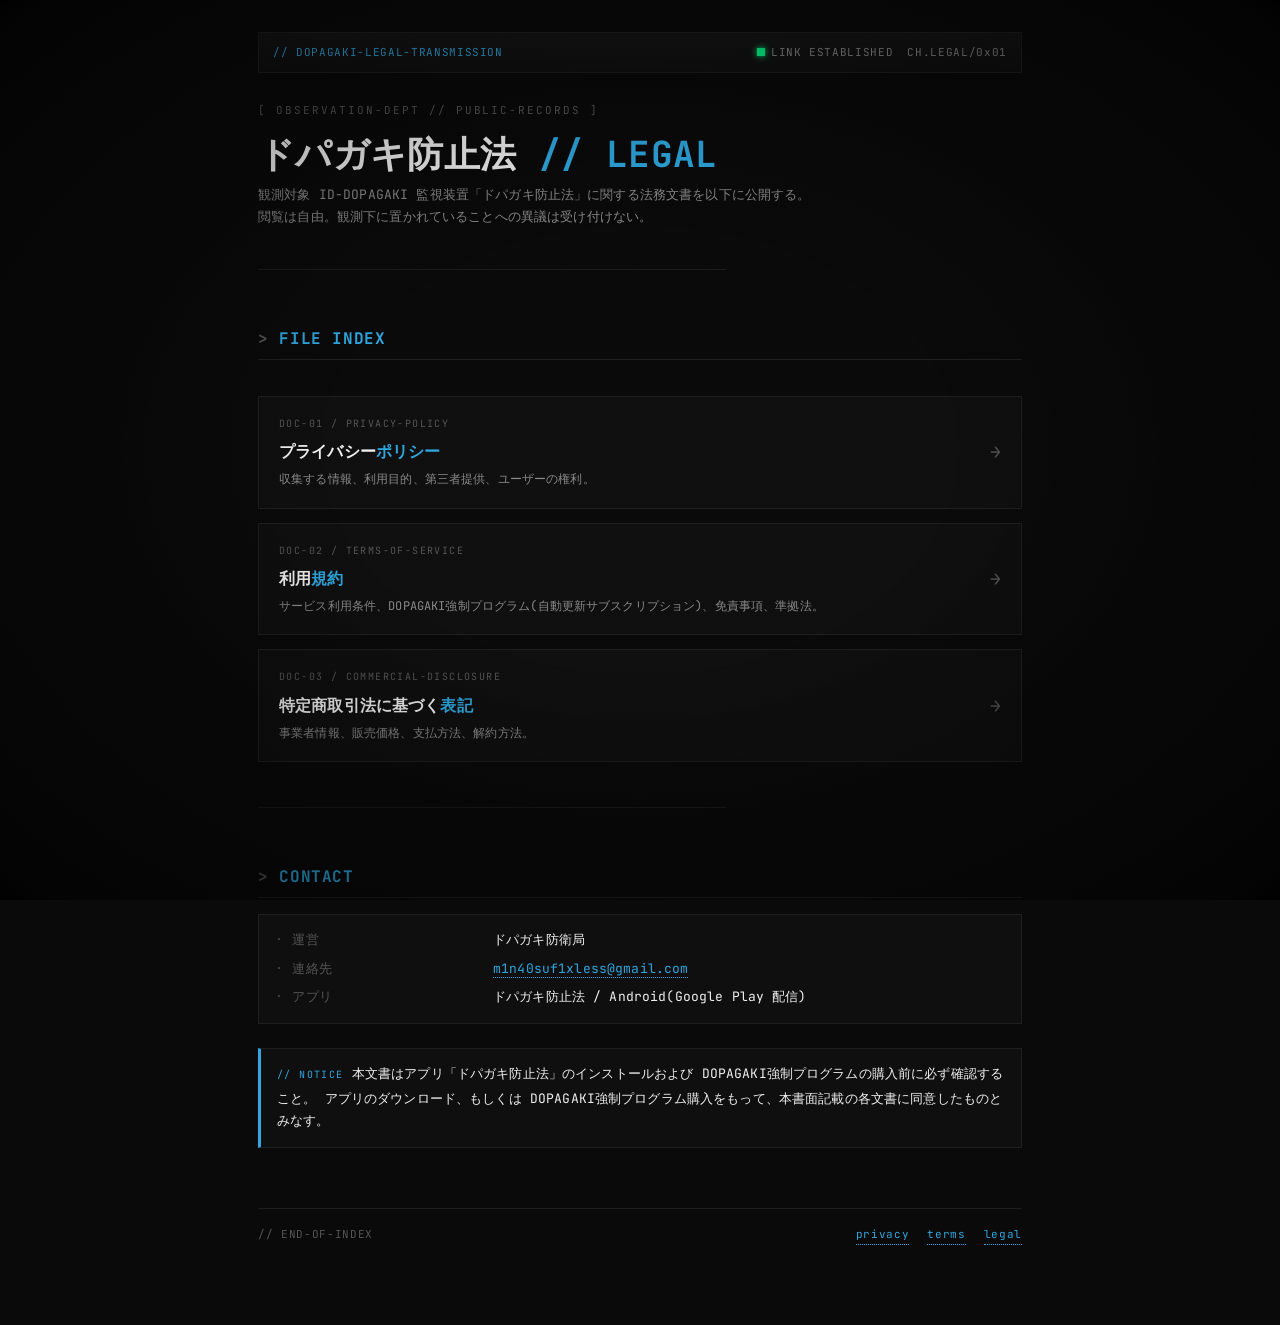
<file: index.html>
<!DOCTYPE html>
<html lang="ja">
<head>
<meta charset="UTF-8">
<meta name="viewport" content="width=device-width,initial-scale=1">
<title>ドパガキ防止法 / 法務文書ターミナル</title>
<meta name="description" content="ドパガキ防止法(DOPAGAKI)の法務文書 — プライバシーポリシー、利用規約、特定商取引法に基づく表記。">
<meta name="theme-color" content="#0A0A0A">
<link rel="stylesheet" href="assets/style.css">
</head>
<body>
<div class="frame">

  <div class="term-bar">
    <span class="left">// DOPAGAKI-LEGAL-TRANSMISSION</span>
    <span class="right">
      <span><span class="blink"></span>LINK ESTABLISHED</span>
      <span>CH.LEGAL/0x01</span>
    </span>
  </div>

  <section class="hero">
    <div class="hero-id">[ OBSERVATION-DEPT // PUBLIC-RECORDS ]</div>
    <div class="hero-title">
      ドパガキ防止法 <span class="accent">// LEGAL</span>
    </div>
    <p class="hero-sub">
      観測対象 ID-DOPAGAKI 監視装置「ドパガキ防止法」に関する法務文書を以下に公開する。<br>
      閲覧は自由。観測下に置かれていることへの異議は受け付けない。
    </p>
  </section>

  <pre class="ascii-rule">─────────────────────────────────────────────────────────────────</pre>

  <h2>FILE INDEX</h2>

  <div class="doc-grid">
    <a class="doc-card" href="privacy.html">
      <div class="doc-id">DOC-01 / PRIVACY-POLICY</div>
      <div class="doc-title">プライバシー<span class="accent">ポリシー</span></div>
      <div class="doc-desc">収集する情報、利用目的、第三者提供、ユーザーの権利。</div>
    </a>

    <a class="doc-card" href="terms.html">
      <div class="doc-id">DOC-02 / TERMS-OF-SERVICE</div>
      <div class="doc-title">利用<span class="accent">規約</span></div>
      <div class="doc-desc">サービス利用条件、DOPAGAKI強制プログラム(自動更新サブスクリプション)、免責事項、準拠法。</div>
    </a>

    <a class="doc-card" href="legal.html">
      <div class="doc-id">DOC-03 / COMMERCIAL-DISCLOSURE</div>
      <div class="doc-title">特定商取引法に基づく<span class="accent">表記</span></div>
      <div class="doc-desc">事業者情報、販売価格、支払方法、解約方法。</div>
    </a>
  </div>

  <pre class="ascii-rule">─────────────────────────────────────────────────────────────────</pre>

  <h2>CONTACT</h2>
  <dl class="kv">
    <dt>運営</dt><dd>ドパガキ防衛局</dd>
    <dt>連絡先</dt><dd><a href="mailto:m1n40suf1xless@gmail.com">m1n40suf1xless@gmail.com</a></dd>
    <dt>アプリ</dt><dd>ドパガキ防止法 / Android(Google Play 配信)</dd>
  </dl>

  <div class="notice info">
    <div class="label">// NOTICE</div>
    本文書はアプリ「ドパガキ防止法」のインストールおよび DOPAGAKI強制プログラムの購入前に必ず確認すること。
    アプリのダウンロード、もしくは DOPAGAKI強制プログラム購入をもって、本書面記載の各文書に同意したものとみなす。
  </div>

  <footer class="term-footer">
    <span>// END-OF-INDEX</span>
    <span class="nav-links">
      <a href="privacy.html">privacy</a>
      <a href="terms.html">terms</a>
      <a href="legal.html">legal</a>
    </span>
  </footer>

</div>
</body>
</html>
</file>
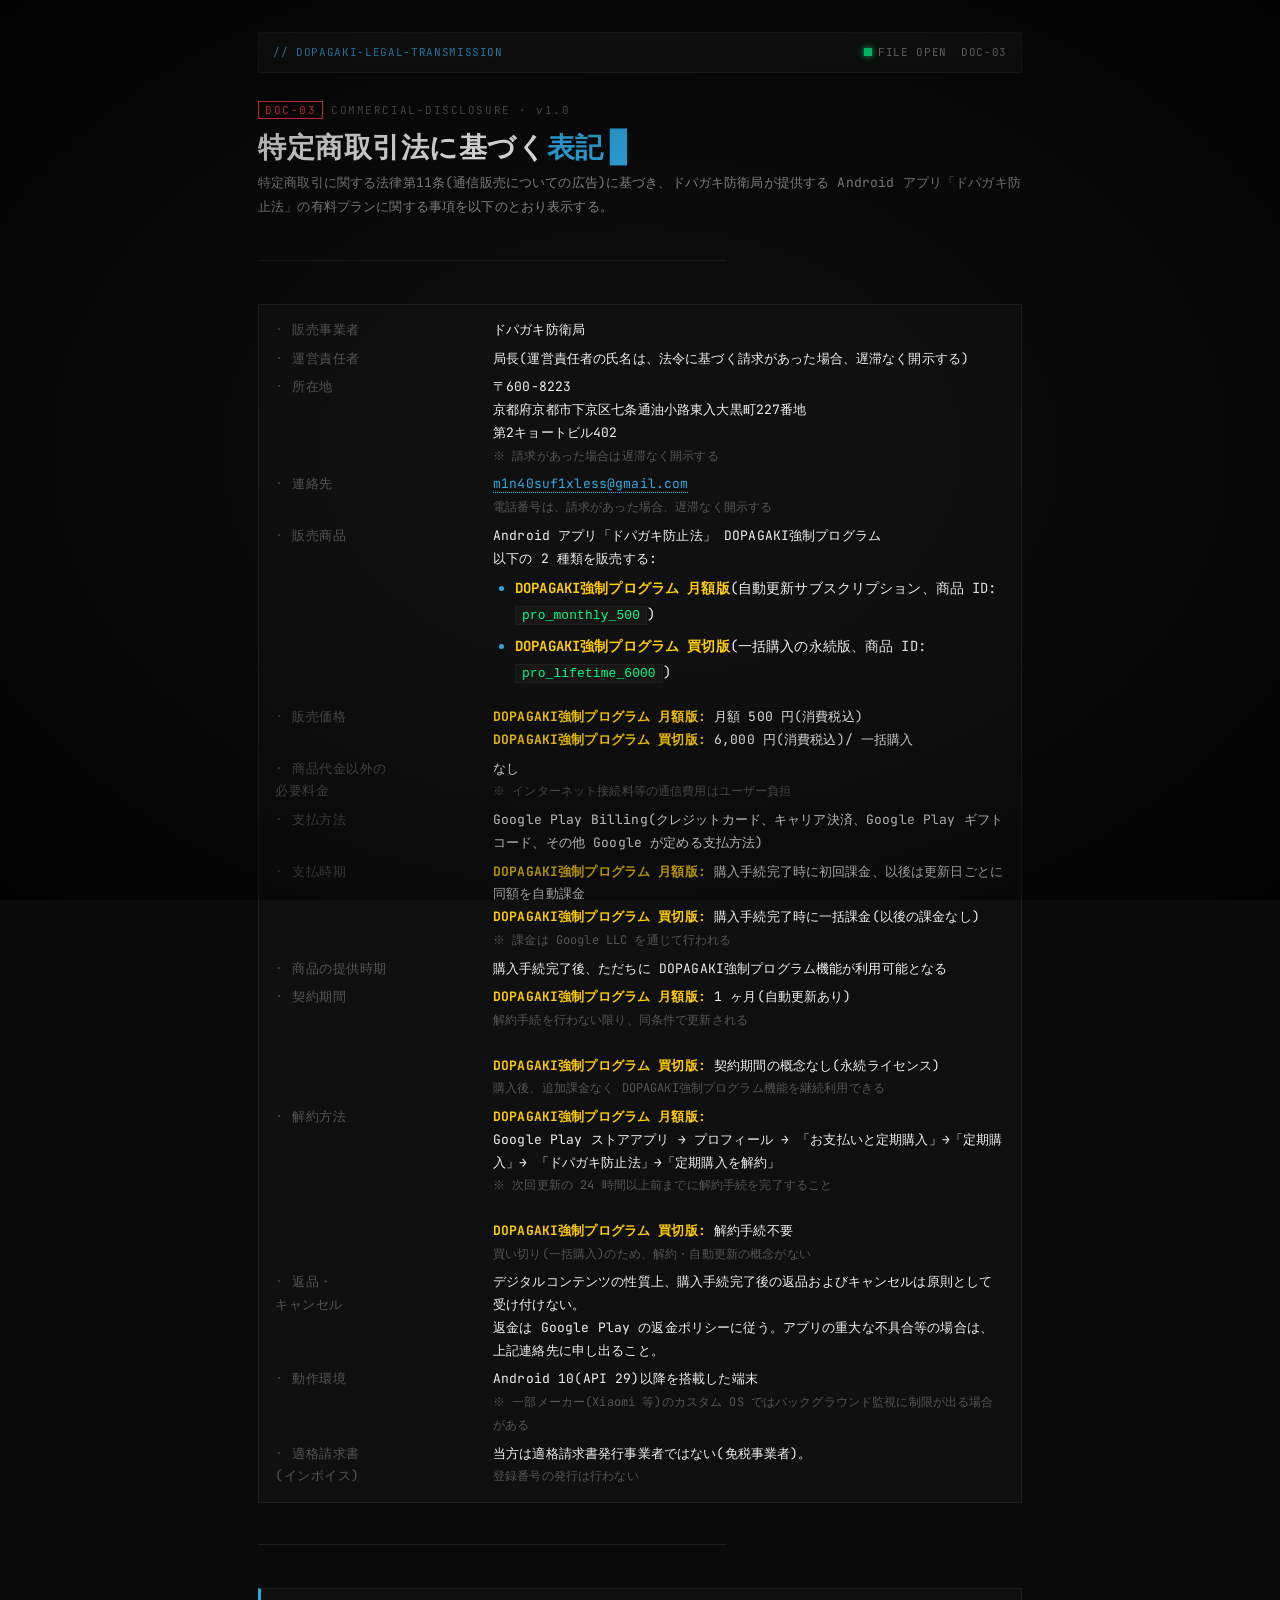
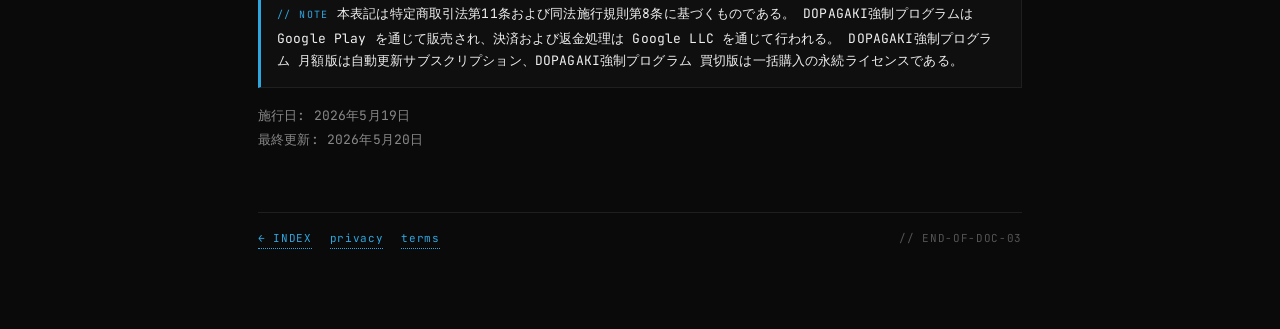
<file: legal.html>
<!DOCTYPE html>
<html lang="ja">
<head>
<meta charset="UTF-8">
<meta name="viewport" content="width=device-width,initial-scale=1">
<title>特定商取引法に基づく表記 / ドパガキ防止法</title>
<meta name="description" content="ドパガキ防止法 特定商取引法に基づく表記">
<meta name="theme-color" content="#0A0A0A">
<link rel="stylesheet" href="assets/style.css">
</head>
<body>
<div class="frame">

  <div class="term-bar">
    <span class="left">// DOPAGAKI-LEGAL-TRANSMISSION</span>
    <span class="right">
      <span><span class="blink"></span>FILE OPEN</span>
      <span>DOC-03</span>
    </span>
  </div>

  <div class="eyebrow"><span class="tag">DOC-03</span>COMMERCIAL-DISCLOSURE · v1.0</div>
  <h1>特定商取引法に基づく<span class="accent">表記</span></h1>
  <p class="subhead">
    特定商取引に関する法律第11条(通信販売についての広告)に基づき、ドパガキ防衛局が提供する Android アプリ「ドパガキ防止法」の有料プランに関する事項を以下のとおり表示する。
  </p>

  <pre class="ascii-rule">─────────────────────────────────────────────────────────────────</pre>

  <dl class="kv">
    <dt>販売事業者</dt>
    <dd>ドパガキ防衛局</dd>

    <dt>運営責任者</dt>
    <dd>局長(運営責任者の氏名は、法令に基づく請求があった場合、遅滞なく開示する)</dd>

    <dt>所在地</dt>
    <dd>
      〒600-8223<br>
      京都府京都市下京区七条通油小路東入大黒町227番地<br>
      第2キョートビル402<br>
      <span style="color: var(--fg-muted); font-size: 12px;">※ 請求があった場合は遅滞なく開示する</span>
    </dd>

    <dt>連絡先</dt>
    <dd>
      <a href="mailto:m1n40suf1xless@gmail.com">m1n40suf1xless@gmail.com</a><br>
      <span style="color: var(--fg-muted); font-size: 12px;">電話番号は、請求があった場合、遅滞なく開示する</span>
    </dd>

    <dt>販売商品</dt>
    <dd>
      Android アプリ「ドパガキ防止法」 DOPAGAKI強制プログラム<br>
      以下の 2 種類を販売する:
      <ul style="margin-top: 6px;">
        <li><strong>DOPAGAKI強制プログラム 月額版</strong>(自動更新サブスクリプション、商品 ID: <code>pro_monthly_500</code>)</li>
        <li><strong>DOPAGAKI強制プログラム 買切版</strong>(一括購入の永続版、商品 ID: <code>pro_lifetime_6000</code>)</li>
      </ul>
    </dd>

    <dt>販売価格</dt>
    <dd>
      <strong>DOPAGAKI強制プログラム 月額版:</strong> 月額 500 円(消費税込)<br>
      <strong>DOPAGAKI強制プログラム 買切版:</strong> 6,000 円(消費税込)/ 一括購入
    </dd>

    <dt>商品代金以外の<br>必要料金</dt>
    <dd>
      なし<br>
      <span style="color: var(--fg-muted); font-size: 12px;">※ インターネット接続料等の通信費用はユーザー負担</span>
    </dd>

    <dt>支払方法</dt>
    <dd>
      Google Play Billing(クレジットカード、キャリア決済、Google Play ギフトコード、その他 Google が定める支払方法)
    </dd>

    <dt>支払時期</dt>
    <dd>
      <strong>DOPAGAKI強制プログラム 月額版:</strong> 購入手続完了時に初回課金、以後は更新日ごとに同額を自動課金<br>
      <strong>DOPAGAKI強制プログラム 買切版:</strong> 購入手続完了時に一括課金(以後の課金なし)<br>
      <span style="color: var(--fg-muted); font-size: 12px;">※ 課金は Google LLC を通じて行われる</span>
    </dd>

    <dt>商品の提供時期</dt>
    <dd>購入手続完了後、ただちに DOPAGAKI強制プログラム機能が利用可能となる</dd>

    <dt>契約期間</dt>
    <dd>
      <strong>DOPAGAKI強制プログラム 月額版:</strong> 1 ヶ月(自動更新あり)<br>
      <span style="color: var(--fg-muted); font-size: 12px;">解約手続を行わない限り、同条件で更新される</span><br><br>
      <strong>DOPAGAKI強制プログラム 買切版:</strong> 契約期間の概念なし(永続ライセンス)<br>
      <span style="color: var(--fg-muted); font-size: 12px;">購入後、追加課金なく DOPAGAKI強制プログラム機能を継続利用できる</span>
    </dd>

    <dt>解約方法</dt>
    <dd>
      <strong>DOPAGAKI強制プログラム 月額版:</strong><br>
      Google Play ストアアプリ → プロフィール →
      「お支払いと定期購入」→「定期購入」→
      「ドパガキ防止法」→「定期購入を解約」<br>
      <span style="color: var(--fg-muted); font-size: 12px;">※ 次回更新の 24 時間以上前までに解約手続を完了すること</span><br><br>
      <strong>DOPAGAKI強制プログラム 買切版:</strong> 解約手続不要<br>
      <span style="color: var(--fg-muted); font-size: 12px;">買い切り(一括購入)のため、解約・自動更新の概念がない</span>
    </dd>

    <dt>返品・<br>キャンセル</dt>
    <dd>
      デジタルコンテンツの性質上、購入手続完了後の返品およびキャンセルは原則として受け付けない。<br>
      返金は Google Play の返金ポリシーに従う。アプリの重大な不具合等の場合は、上記連絡先に申し出ること。
    </dd>

    <dt>動作環境</dt>
    <dd>
      Android 10(API 29)以降を搭載した端末<br>
      <span style="color: var(--fg-muted); font-size: 12px;">※ 一部メーカー(Xiaomi 等)のカスタム OS ではバックグラウンド監視に制限が出る場合がある</span>
    </dd>

    <dt>適格請求書<br>(インボイス)</dt>
    <dd>
      当方は適格請求書発行事業者ではない(免税事業者)。<br>
      <span style="color: var(--fg-muted); font-size: 12px;">登録番号の発行は行わない</span>
    </dd>
  </dl>

  <pre class="ascii-rule">─────────────────────────────────────────────────────────────────</pre>

  <div class="notice info">
    <div class="label">// NOTE</div>
    本表記は特定商取引法第11条および同法施行規則第8条に基づくものである。
    DOPAGAKI強制プログラムは Google Play を通じて販売され、決済および返金処理は Google LLC を通じて行われる。
    DOPAGAKI強制プログラム 月額版は自動更新サブスクリプション、DOPAGAKI強制プログラム 買切版は一括購入の永続ライセンスである。
  </div>

  <p class="subhead">
    施行日: 2026年5月19日<br>
    最終更新: 2026年5月20日
  </p>

  <footer class="term-footer">
    <span class="nav-links">
      <a href="index.html">← INDEX</a>
      <a href="privacy.html">privacy</a>
      <a href="terms.html">terms</a>
    </span>
    <span>// END-OF-DOC-03</span>
  </footer>

</div>
</body>
</html>
</file>
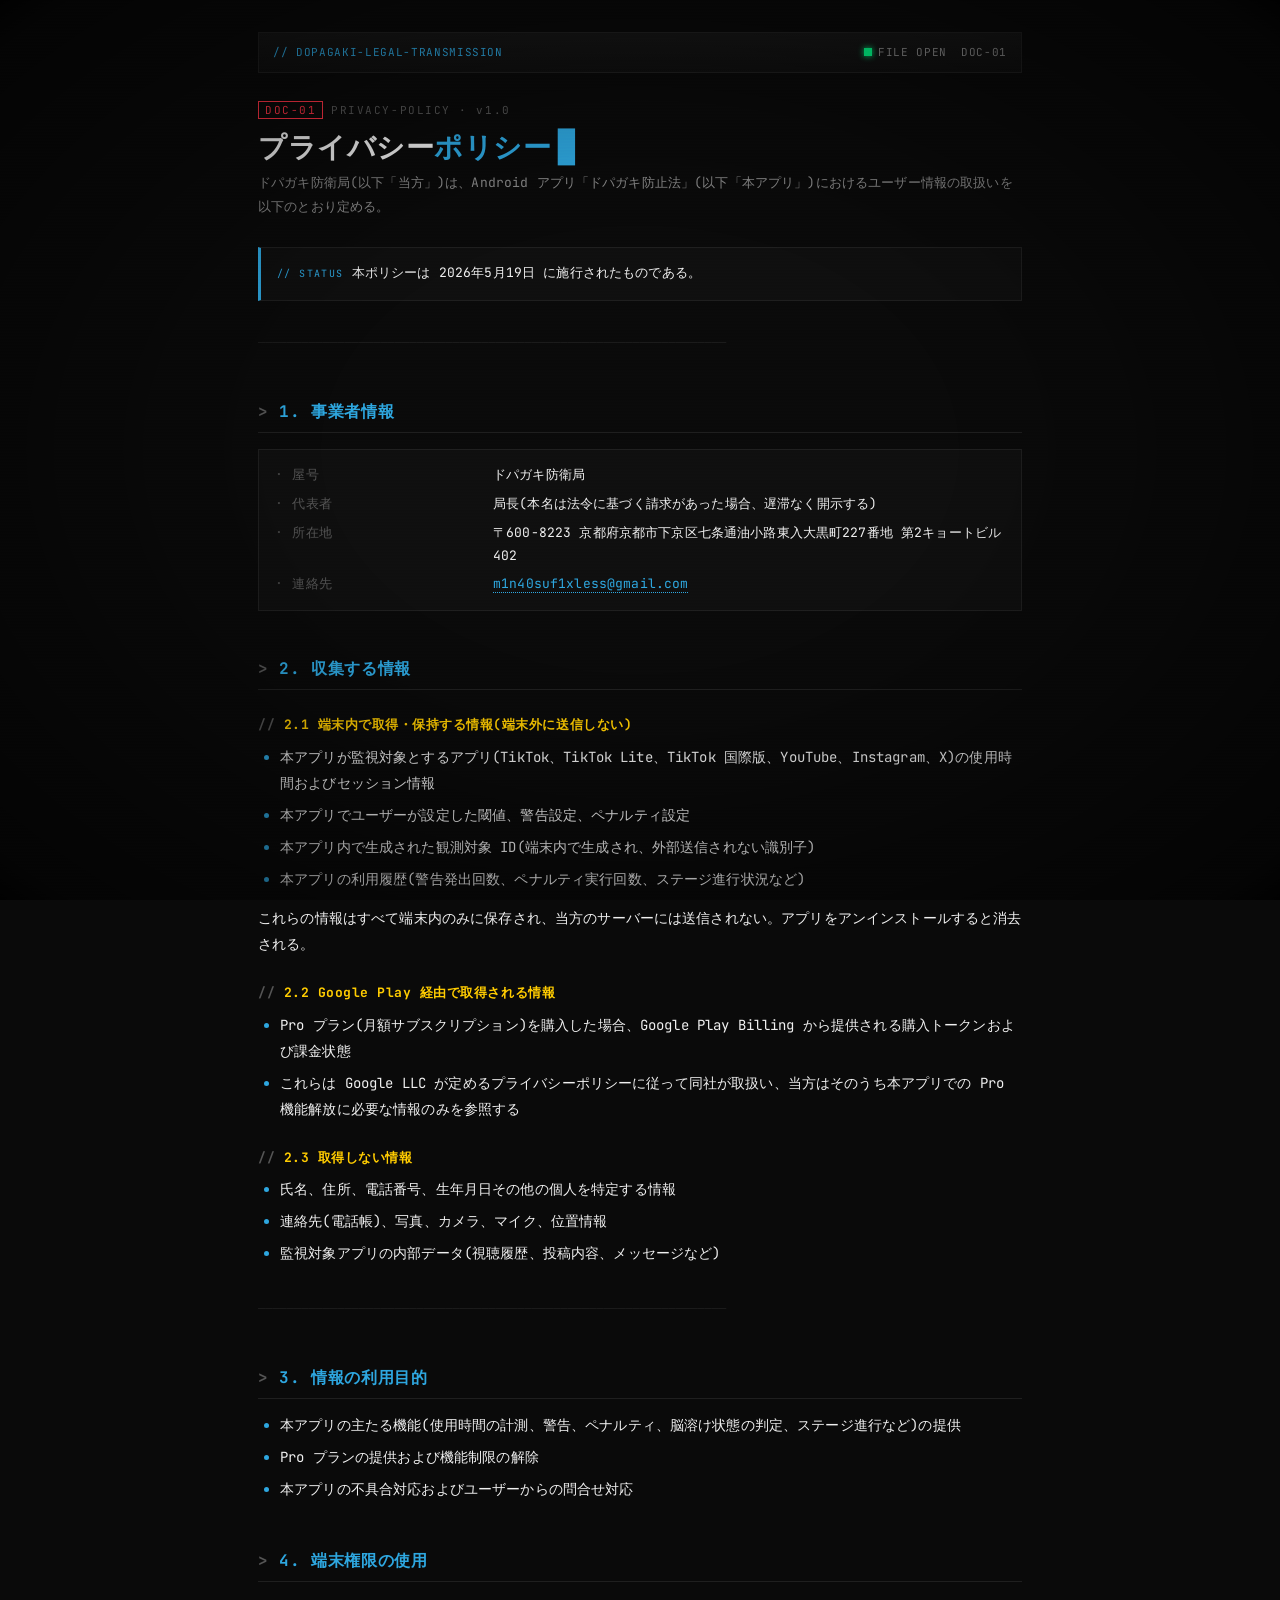
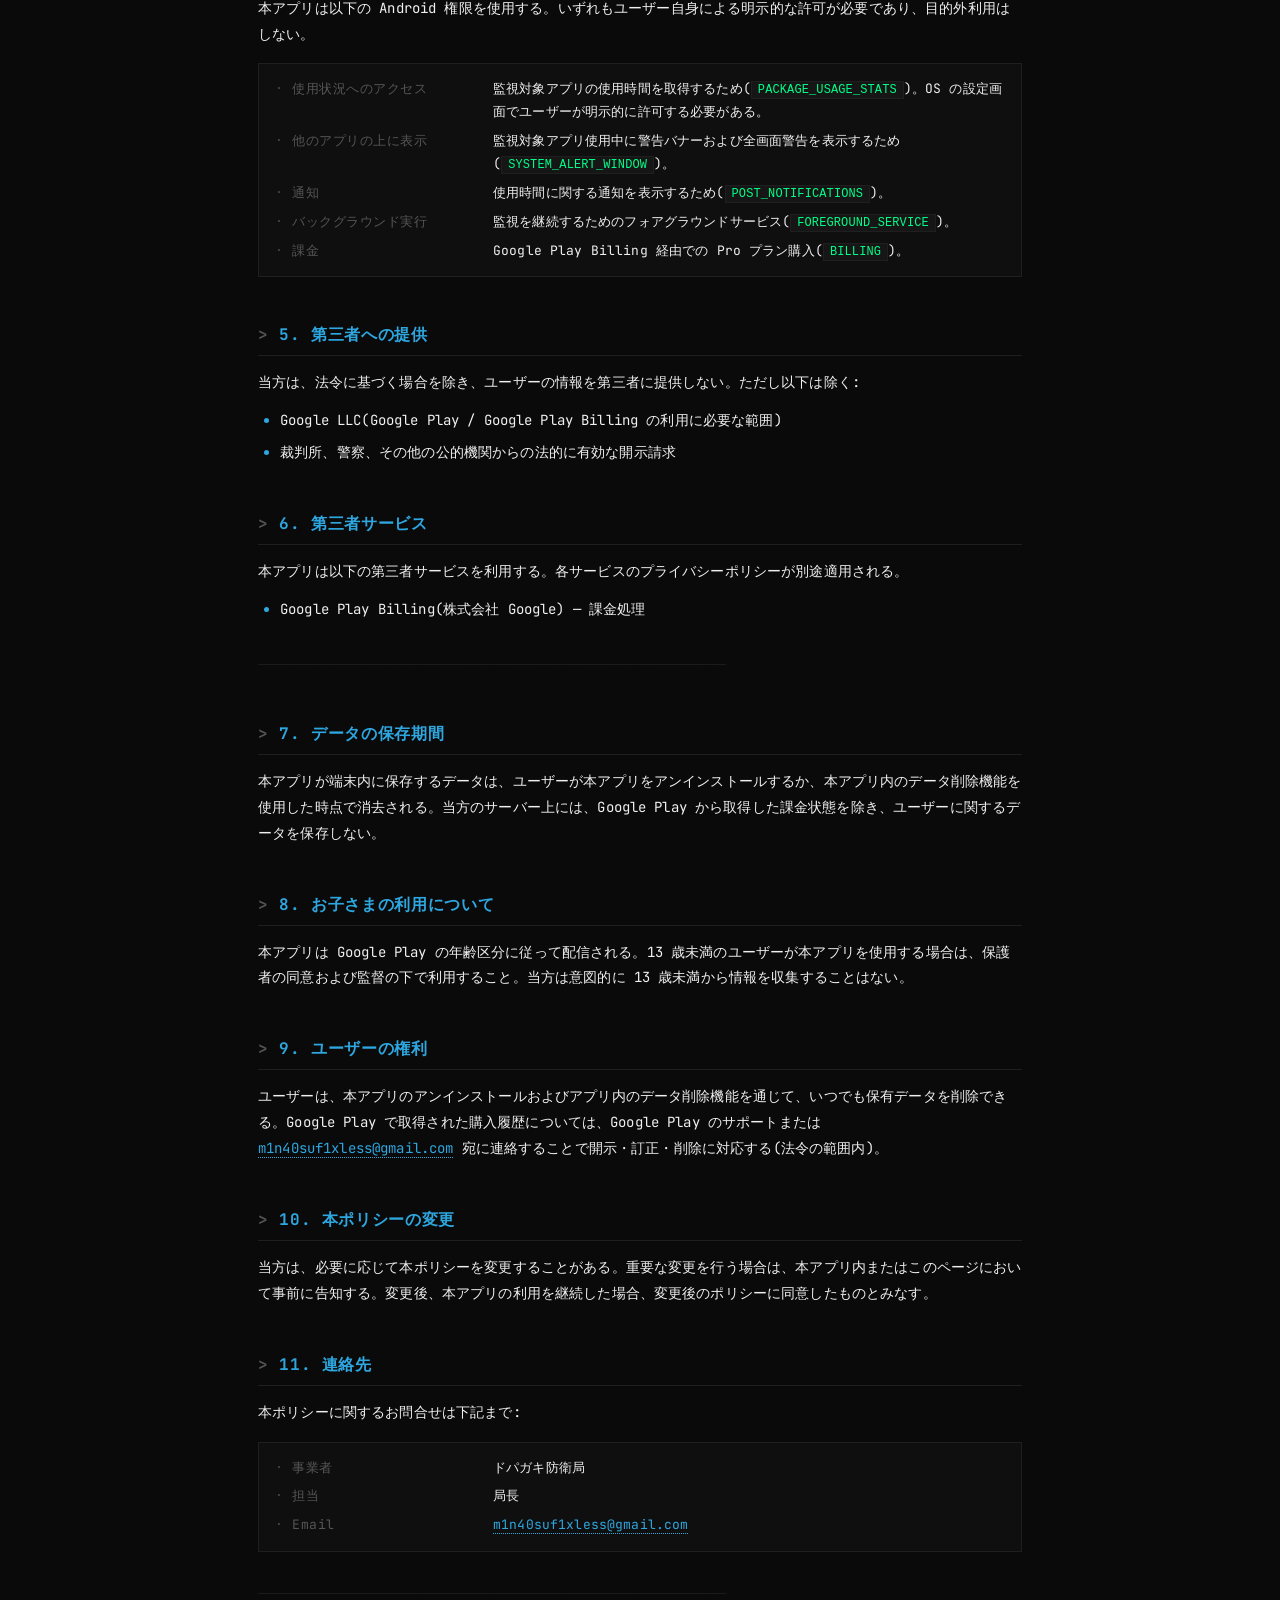
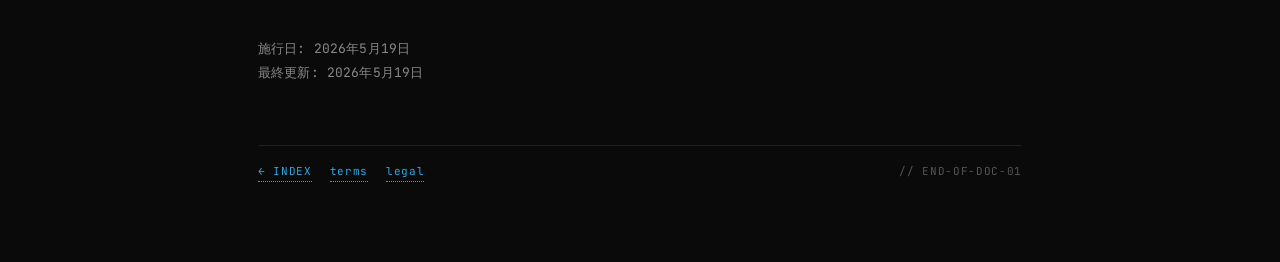
<file: privacy.html>
<!DOCTYPE html>
<html lang="ja">
<head>
<meta charset="UTF-8">
<meta name="viewport" content="width=device-width,initial-scale=1">
<title>プライバシーポリシー / ドパガキ防止法</title>
<meta name="description" content="ドパガキ防止法 プライバシーポリシー">
<meta name="theme-color" content="#0A0A0A">
<link rel="stylesheet" href="assets/style.css">
</head>
<body>
<div class="frame">

  <div class="term-bar">
    <span class="left">// DOPAGAKI-LEGAL-TRANSMISSION</span>
    <span class="right">
      <span><span class="blink"></span>FILE OPEN</span>
      <span>DOC-01</span>
    </span>
  </div>

  <div class="eyebrow"><span class="tag">DOC-01</span>PRIVACY-POLICY · v1.0</div>
  <h1>プライバシー<span class="accent">ポリシー</span></h1>
  <p class="subhead">
    ドパガキ防衛局(以下「当方」)は、Android アプリ「ドパガキ防止法」(以下「本アプリ」)におけるユーザー情報の取扱いを以下のとおり定める。
  </p>

  <div class="notice info">
    <div class="label">// STATUS</div>
    本ポリシーは 2026年5月19日 に施行されたものである。
  </div>

  <pre class="ascii-rule">─────────────────────────────────────────────────────────────────</pre>

  <h2>1. 事業者情報</h2>
  <dl class="kv">
    <dt>屋号</dt><dd>ドパガキ防衛局</dd>
    <dt>代表者</dt><dd>局長(本名は法令に基づく請求があった場合、遅滞なく開示する)</dd>
    <dt>所在地</dt><dd>〒600-8223 京都府京都市下京区七条通油小路東入大黒町227番地 第2キョートビル402</dd>
    <dt>連絡先</dt><dd><a href="mailto:m1n40suf1xless@gmail.com">m1n40suf1xless@gmail.com</a></dd>
  </dl>

  <h2>2. 収集する情報</h2>

  <h3>2.1 端末内で取得・保持する情報(端末外に送信しない)</h3>
  <ul>
    <li>本アプリが監視対象とするアプリ(TikTok、TikTok Lite、TikTok 国際版、YouTube、Instagram、X)の使用時間およびセッション情報</li>
    <li>本アプリでユーザーが設定した閾値、警告設定、ペナルティ設定</li>
    <li>本アプリ内で生成された観測対象 ID(端末内で生成され、外部送信されない識別子)</li>
    <li>本アプリの利用履歴(警告発出回数、ペナルティ実行回数、ステージ進行状況など)</li>
  </ul>
  <p>これらの情報はすべて端末内のみに保存され、当方のサーバーには送信されない。アプリをアンインストールすると消去される。</p>

  <h3>2.2 Google Play 経由で取得される情報</h3>
  <ul>
    <li>Pro プラン(月額サブスクリプション)を購入した場合、Google Play Billing から提供される購入トークンおよび課金状態</li>
    <li>これらは Google LLC が定めるプライバシーポリシーに従って同社が取扱い、当方はそのうち本アプリでの Pro 機能解放に必要な情報のみを参照する</li>
  </ul>

  <h3>2.3 取得しない情報</h3>
  <ul>
    <li>氏名、住所、電話番号、生年月日その他の個人を特定する情報</li>
    <li>連絡先(電話帳)、写真、カメラ、マイク、位置情報</li>
    <li>監視対象アプリの内部データ(視聴履歴、投稿内容、メッセージなど)</li>
  </ul>

  <pre class="ascii-rule">─────────────────────────────────────────────────────────────────</pre>

  <h2>3. 情報の利用目的</h2>
  <ul>
    <li>本アプリの主たる機能(使用時間の計測、警告、ペナルティ、脳溶け状態の判定、ステージ進行など)の提供</li>
    <li>Pro プランの提供および機能制限の解除</li>
    <li>本アプリの不具合対応およびユーザーからの問合せ対応</li>
  </ul>

  <h2>4. 端末権限の使用</h2>
  <p>本アプリは以下の Android 権限を使用する。いずれもユーザー自身による明示的な許可が必要であり、目的外利用はしない。</p>
  <dl class="kv">
    <dt>使用状況へのアクセス</dt>
    <dd>監視対象アプリの使用時間を取得するため(<code>PACKAGE_USAGE_STATS</code>)。OS の設定画面でユーザーが明示的に許可する必要がある。</dd>
    <dt>他のアプリの上に表示</dt>
    <dd>監視対象アプリ使用中に警告バナーおよび全画面警告を表示するため(<code>SYSTEM_ALERT_WINDOW</code>)。</dd>
    <dt>通知</dt>
    <dd>使用時間に関する通知を表示するため(<code>POST_NOTIFICATIONS</code>)。</dd>
    <dt>バックグラウンド実行</dt>
    <dd>監視を継続するためのフォアグラウンドサービス(<code>FOREGROUND_SERVICE</code>)。</dd>
    <dt>課金</dt>
    <dd>Google Play Billing 経由での Pro プラン購入(<code>BILLING</code>)。</dd>
  </dl>

  <h2>5. 第三者への提供</h2>
  <p>当方は、法令に基づく場合を除き、ユーザーの情報を第三者に提供しない。ただし以下は除く:</p>
  <ul>
    <li>Google LLC(Google Play / Google Play Billing の利用に必要な範囲)</li>
    <li>裁判所、警察、その他の公的機関からの法的に有効な開示請求</li>
  </ul>

  <h2>6. 第三者サービス</h2>
  <p>本アプリは以下の第三者サービスを利用する。各サービスのプライバシーポリシーが別途適用される。</p>
  <ul>
    <li>Google Play Billing(株式会社 Google) — 課金処理</li>
  </ul>

  <pre class="ascii-rule">─────────────────────────────────────────────────────────────────</pre>

  <h2>7. データの保存期間</h2>
  <p>本アプリが端末内に保存するデータは、ユーザーが本アプリをアンインストールするか、本アプリ内のデータ削除機能を使用した時点で消去される。当方のサーバー上には、Google Play から取得した課金状態を除き、ユーザーに関するデータを保存しない。</p>

  <h2>8. お子さまの利用について</h2>
  <p>本アプリは Google Play の年齢区分に従って配信される。13 歳未満のユーザーが本アプリを使用する場合は、保護者の同意および監督の下で利用すること。当方は意図的に 13 歳未満から情報を収集することはない。</p>

  <h2>9. ユーザーの権利</h2>
  <p>ユーザーは、本アプリのアンインストールおよびアプリ内のデータ削除機能を通じて、いつでも保有データを削除できる。Google Play で取得された購入履歴については、Google Play のサポートまたは <a href="mailto:m1n40suf1xless@gmail.com">m1n40suf1xless@gmail.com</a> 宛に連絡することで開示・訂正・削除に対応する(法令の範囲内)。</p>

  <h2>10. 本ポリシーの変更</h2>
  <p>当方は、必要に応じて本ポリシーを変更することがある。重要な変更を行う場合は、本アプリ内またはこのページにおいて事前に告知する。変更後、本アプリの利用を継続した場合、変更後のポリシーに同意したものとみなす。</p>

  <h2>11. 連絡先</h2>
  <p>本ポリシーに関するお問合せは下記まで:</p>
  <dl class="kv">
    <dt>事業者</dt><dd>ドパガキ防衛局</dd>
    <dt>担当</dt><dd>局長</dd>
    <dt>Email</dt><dd><a href="mailto:m1n40suf1xless@gmail.com">m1n40suf1xless@gmail.com</a></dd>
  </dl>

  <pre class="ascii-rule">─────────────────────────────────────────────────────────────────</pre>

  <p class="subhead">
    施行日: 2026年5月19日<br>
    最終更新: 2026年5月19日
  </p>

  <footer class="term-footer">
    <span class="nav-links">
      <a href="index.html">← INDEX</a>
      <a href="terms.html">terms</a>
      <a href="legal.html">legal</a>
    </span>
    <span>// END-OF-DOC-01</span>
  </footer>

</div>
</body>
</html>
</file>
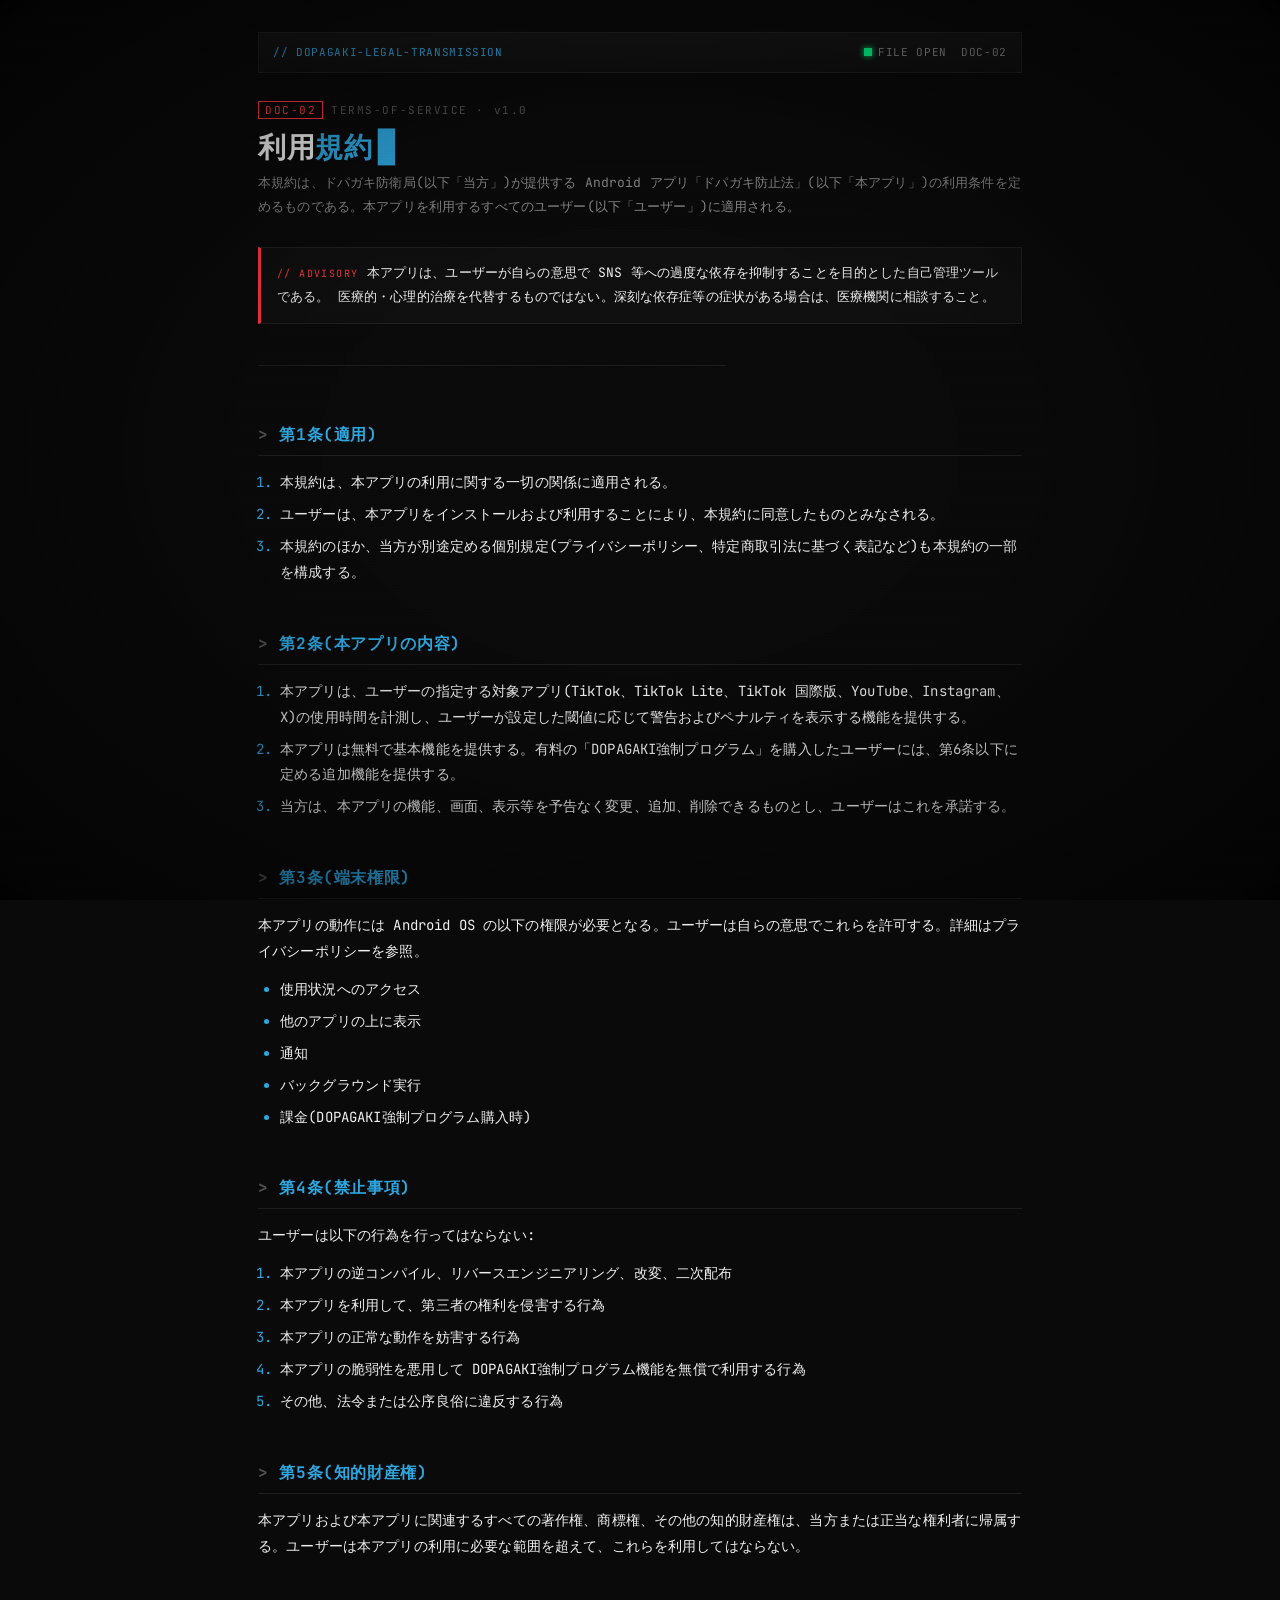
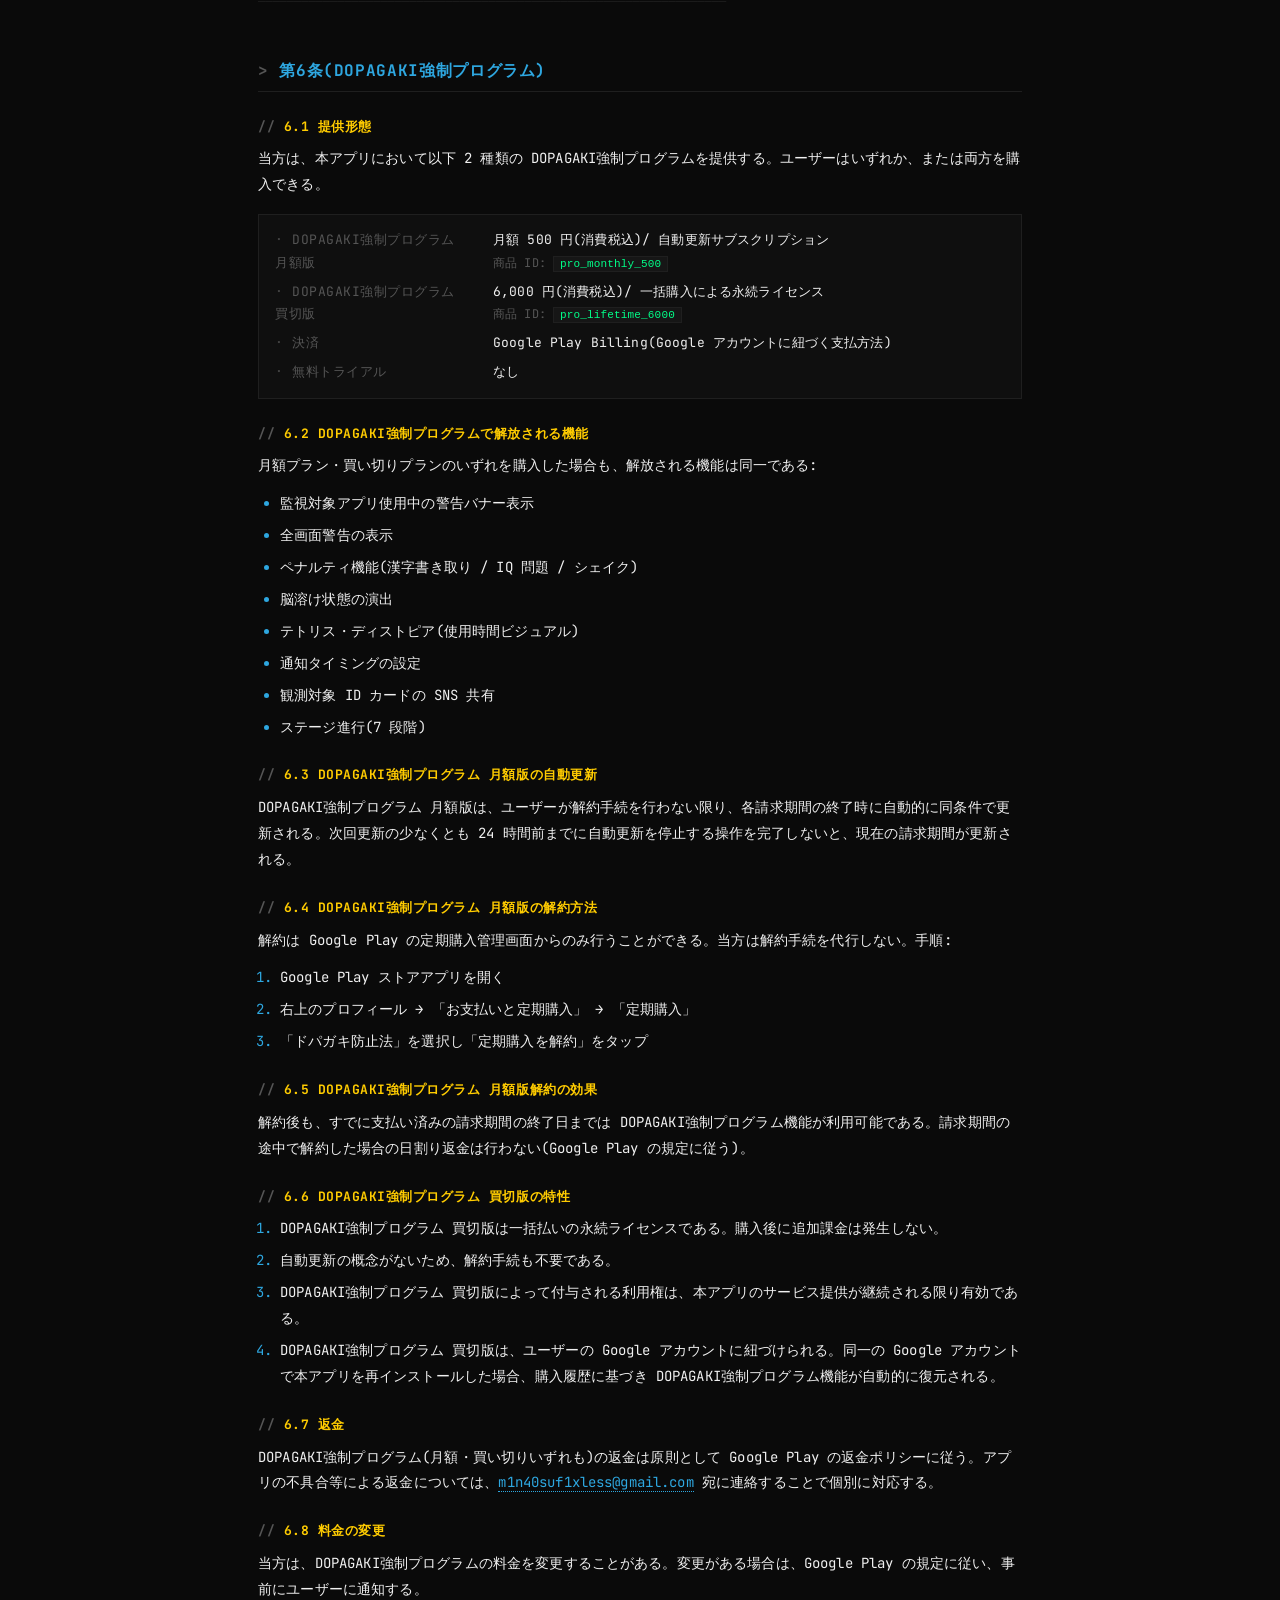
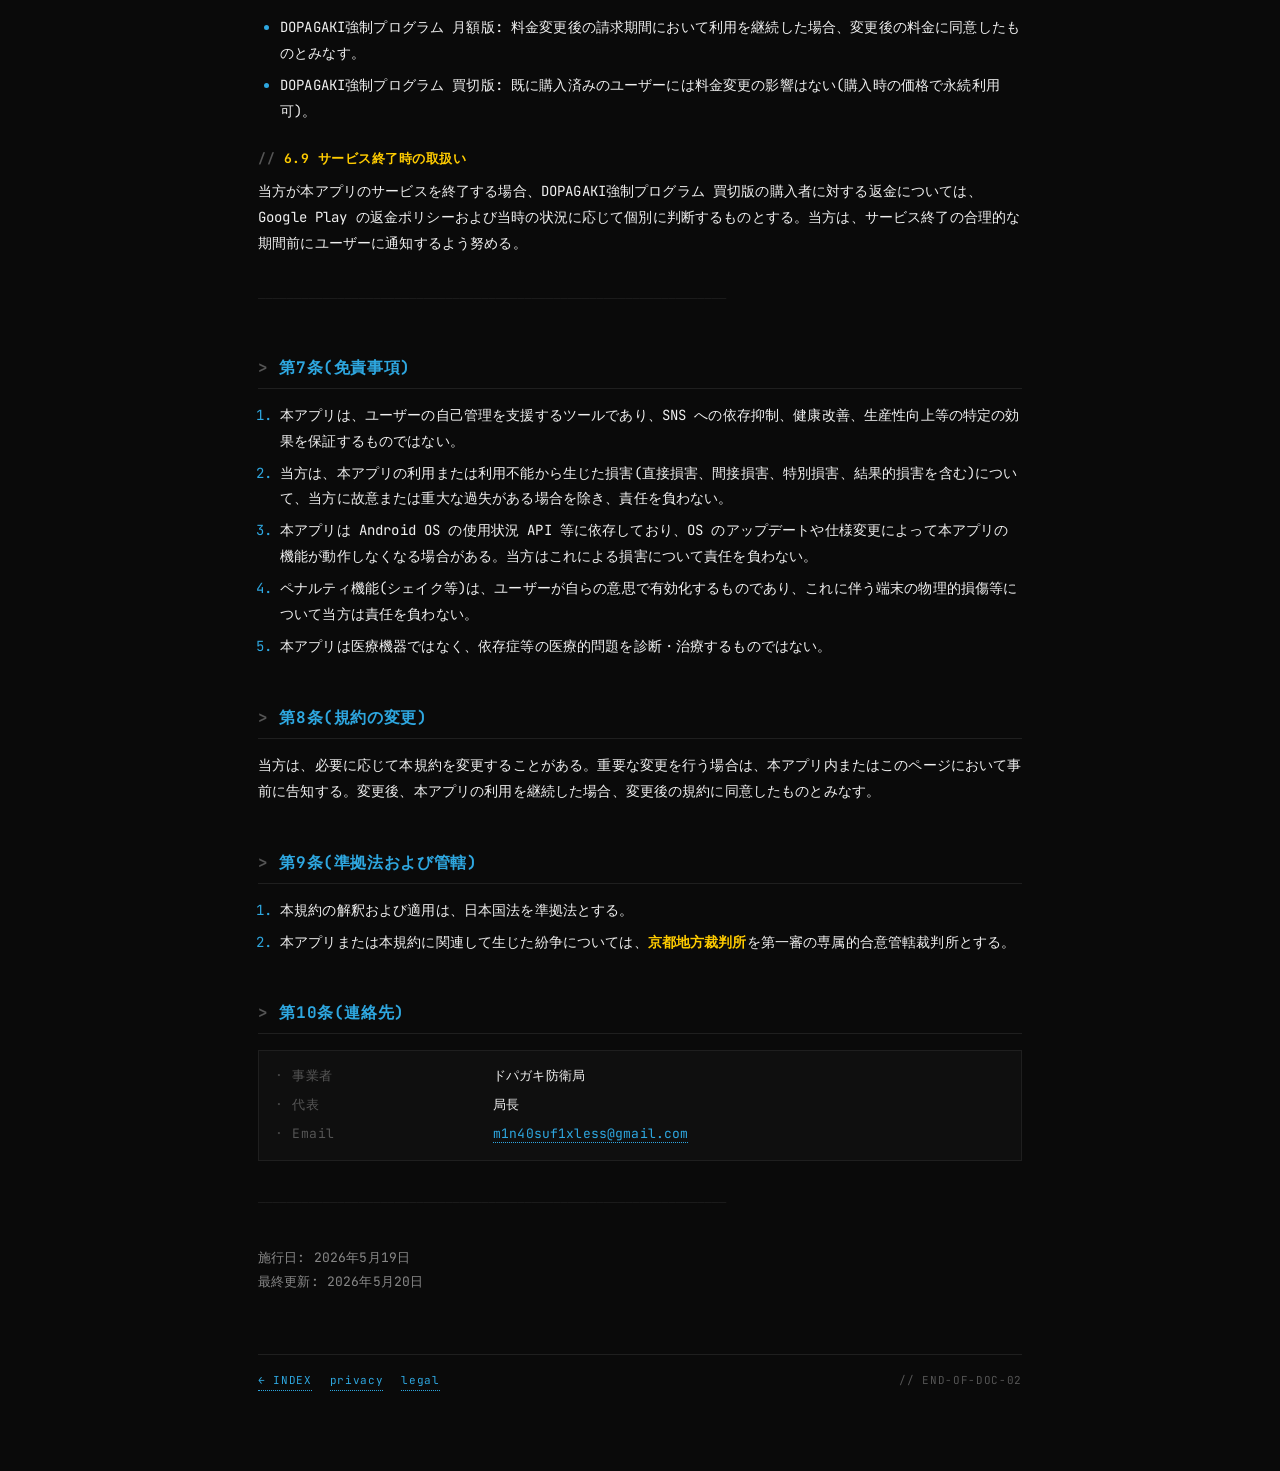
<file: terms.html>
<!DOCTYPE html>
<html lang="ja">
<head>
<meta charset="UTF-8">
<meta name="viewport" content="width=device-width,initial-scale=1">
<title>利用規約 / ドパガキ防止法</title>
<meta name="description" content="ドパガキ防止法 利用規約">
<meta name="theme-color" content="#0A0A0A">
<link rel="stylesheet" href="assets/style.css">
</head>
<body>
<div class="frame">

  <div class="term-bar">
    <span class="left">// DOPAGAKI-LEGAL-TRANSMISSION</span>
    <span class="right">
      <span><span class="blink"></span>FILE OPEN</span>
      <span>DOC-02</span>
    </span>
  </div>

  <div class="eyebrow"><span class="tag">DOC-02</span>TERMS-OF-SERVICE · v1.0</div>
  <h1>利用<span class="accent">規約</span></h1>
  <p class="subhead">
    本規約は、ドパガキ防衛局(以下「当方」)が提供する Android アプリ「ドパガキ防止法」(以下「本アプリ」)の利用条件を定めるものである。本アプリを利用するすべてのユーザー(以下「ユーザー」)に適用される。
  </p>

  <div class="notice warn">
    <div class="label">// ADVISORY</div>
    本アプリは、ユーザーが自らの意思で SNS 等への過度な依存を抑制することを目的とした自己管理ツールである。
    医療的・心理的治療を代替するものではない。深刻な依存症等の症状がある場合は、医療機関に相談すること。
  </div>

  <pre class="ascii-rule">─────────────────────────────────────────────────────────────────</pre>

  <h2>第1条(適用)</h2>
  <ol>
    <li>本規約は、本アプリの利用に関する一切の関係に適用される。</li>
    <li>ユーザーは、本アプリをインストールおよび利用することにより、本規約に同意したものとみなされる。</li>
    <li>本規約のほか、当方が別途定める個別規定(プライバシーポリシー、特定商取引法に基づく表記など)も本規約の一部を構成する。</li>
  </ol>

  <h2>第2条(本アプリの内容)</h2>
  <ol>
    <li>本アプリは、ユーザーの指定する対象アプリ(TikTok、TikTok Lite、TikTok 国際版、YouTube、Instagram、X)の使用時間を計測し、ユーザーが設定した閾値に応じて警告およびペナルティを表示する機能を提供する。</li>
    <li>本アプリは無料で基本機能を提供する。有料の「DOPAGAKI強制プログラム」を購入したユーザーには、第6条以下に定める追加機能を提供する。</li>
    <li>当方は、本アプリの機能、画面、表示等を予告なく変更、追加、削除できるものとし、ユーザーはこれを承諾する。</li>
  </ol>

  <h2>第3条(端末権限)</h2>
  <p>本アプリの動作には Android OS の以下の権限が必要となる。ユーザーは自らの意思でこれらを許可する。詳細はプライバシーポリシーを参照。</p>
  <ul>
    <li>使用状況へのアクセス</li>
    <li>他のアプリの上に表示</li>
    <li>通知</li>
    <li>バックグラウンド実行</li>
    <li>課金(DOPAGAKI強制プログラム購入時)</li>
  </ul>

  <h2>第4条(禁止事項)</h2>
  <p>ユーザーは以下の行為を行ってはならない:</p>
  <ol>
    <li>本アプリの逆コンパイル、リバースエンジニアリング、改変、二次配布</li>
    <li>本アプリを利用して、第三者の権利を侵害する行為</li>
    <li>本アプリの正常な動作を妨害する行為</li>
    <li>本アプリの脆弱性を悪用して DOPAGAKI強制プログラム機能を無償で利用する行為</li>
    <li>その他、法令または公序良俗に違反する行為</li>
  </ol>

  <h2>第5条(知的財産権)</h2>
  <p>本アプリおよび本アプリに関連するすべての著作権、商標権、その他の知的財産権は、当方または正当な権利者に帰属する。ユーザーは本アプリの利用に必要な範囲を超えて、これらを利用してはならない。</p>

  <pre class="ascii-rule">─────────────────────────────────────────────────────────────────</pre>

  <h2>第6条(DOPAGAKI強制プログラム)</h2>

  <h3>6.1 提供形態</h3>
  <p>当方は、本アプリにおいて以下 2 種類の DOPAGAKI強制プログラムを提供する。ユーザーはいずれか、または両方を購入できる。</p>
  <dl class="kv">
    <dt>DOPAGAKI強制プログラム 月額版</dt>
    <dd>
      月額 500 円(消費税込)/ 自動更新サブスクリプション<br>
      <span style="color: var(--fg-muted); font-size: 12px;">商品 ID: <code>pro_monthly_500</code></span>
    </dd>
    <dt>DOPAGAKI強制プログラム 買切版</dt>
    <dd>
      6,000 円(消費税込)/ 一括購入による永続ライセンス<br>
      <span style="color: var(--fg-muted); font-size: 12px;">商品 ID: <code>pro_lifetime_6000</code></span>
    </dd>
    <dt>決済</dt><dd>Google Play Billing(Google アカウントに紐づく支払方法)</dd>
    <dt>無料トライアル</dt><dd>なし</dd>
  </dl>

  <h3>6.2 DOPAGAKI強制プログラムで解放される機能</h3>
  <p>月額プラン・買い切りプランのいずれを購入した場合も、解放される機能は同一である:</p>
  <ul>
    <li>監視対象アプリ使用中の警告バナー表示</li>
    <li>全画面警告の表示</li>
    <li>ペナルティ機能(漢字書き取り / IQ 問題 / シェイク)</li>
    <li>脳溶け状態の演出</li>
    <li>テトリス・ディストピア(使用時間ビジュアル)</li>
    <li>通知タイミングの設定</li>
    <li>観測対象 ID カードの SNS 共有</li>
    <li>ステージ進行(7 段階)</li>
  </ul>

  <h3>6.3 DOPAGAKI強制プログラム 月額版の自動更新</h3>
  <p>DOPAGAKI強制プログラム 月額版は、ユーザーが解約手続を行わない限り、各請求期間の終了時に自動的に同条件で更新される。次回更新の少なくとも 24 時間前までに自動更新を停止する操作を完了しないと、現在の請求期間が更新される。</p>

  <h3>6.4 DOPAGAKI強制プログラム 月額版の解約方法</h3>
  <p>解約は Google Play の定期購入管理画面からのみ行うことができる。当方は解約手続を代行しない。手順:</p>
  <ol>
    <li>Google Play ストアアプリを開く</li>
    <li>右上のプロフィール → 「お支払いと定期購入」 → 「定期購入」</li>
    <li>「ドパガキ防止法」を選択し「定期購入を解約」をタップ</li>
  </ol>

  <h3>6.5 DOPAGAKI強制プログラム 月額版解約の効果</h3>
  <p>解約後も、すでに支払い済みの請求期間の終了日までは DOPAGAKI強制プログラム機能が利用可能である。請求期間の途中で解約した場合の日割り返金は行わない(Google Play の規定に従う)。</p>

  <h3>6.6 DOPAGAKI強制プログラム 買切版の特性</h3>
  <ol>
    <li>DOPAGAKI強制プログラム 買切版は一括払いの永続ライセンスである。購入後に追加課金は発生しない。</li>
    <li>自動更新の概念がないため、解約手続も不要である。</li>
    <li>DOPAGAKI強制プログラム 買切版によって付与される利用権は、本アプリのサービス提供が継続される限り有効である。</li>
    <li>DOPAGAKI強制プログラム 買切版は、ユーザーの Google アカウントに紐づけられる。同一の Google アカウントで本アプリを再インストールした場合、購入履歴に基づき DOPAGAKI強制プログラム機能が自動的に復元される。</li>
  </ol>

  <h3>6.7 返金</h3>
  <p>DOPAGAKI強制プログラム(月額・買い切りいずれも)の返金は原則として Google Play の返金ポリシーに従う。アプリの不具合等による返金については、<a href="mailto:m1n40suf1xless@gmail.com">m1n40suf1xless@gmail.com</a> 宛に連絡することで個別に対応する。</p>

  <h3>6.8 料金の変更</h3>
  <p>当方は、DOPAGAKI強制プログラムの料金を変更することがある。変更がある場合は、Google Play の規定に従い、事前にユーザーに通知する。</p>
  <ul>
    <li>DOPAGAKI強制プログラム 月額版: 料金変更後の請求期間において利用を継続した場合、変更後の料金に同意したものとみなす。</li>
    <li>DOPAGAKI強制プログラム 買切版: 既に購入済みのユーザーには料金変更の影響はない(購入時の価格で永続利用可)。</li>
  </ul>

  <h3>6.9 サービス終了時の取扱い</h3>
  <p>当方が本アプリのサービスを終了する場合、DOPAGAKI強制プログラム 買切版の購入者に対する返金については、Google Play の返金ポリシーおよび当時の状況に応じて個別に判断するものとする。当方は、サービス終了の合理的な期間前にユーザーに通知するよう努める。</p>

  <pre class="ascii-rule">─────────────────────────────────────────────────────────────────</pre>

  <h2>第7条(免責事項)</h2>
  <ol>
    <li>本アプリは、ユーザーの自己管理を支援するツールであり、SNS への依存抑制、健康改善、生産性向上等の特定の効果を保証するものではない。</li>
    <li>当方は、本アプリの利用または利用不能から生じた損害(直接損害、間接損害、特別損害、結果的損害を含む)について、当方に故意または重大な過失がある場合を除き、責任を負わない。</li>
    <li>本アプリは Android OS の使用状況 API 等に依存しており、OS のアップデートや仕様変更によって本アプリの機能が動作しなくなる場合がある。当方はこれによる損害について責任を負わない。</li>
    <li>ペナルティ機能(シェイク等)は、ユーザーが自らの意思で有効化するものであり、これに伴う端末の物理的損傷等について当方は責任を負わない。</li>
    <li>本アプリは医療機器ではなく、依存症等の医療的問題を診断・治療するものではない。</li>
  </ol>

  <h2>第8条(規約の変更)</h2>
  <p>当方は、必要に応じて本規約を変更することがある。重要な変更を行う場合は、本アプリ内またはこのページにおいて事前に告知する。変更後、本アプリの利用を継続した場合、変更後の規約に同意したものとみなす。</p>

  <h2>第9条(準拠法および管轄)</h2>
  <ol>
    <li>本規約の解釈および適用は、日本国法を準拠法とする。</li>
    <li>本アプリまたは本規約に関連して生じた紛争については、<strong>京都地方裁判所</strong>を第一審の専属的合意管轄裁判所とする。</li>
  </ol>

  <h2>第10条(連絡先)</h2>
  <dl class="kv">
    <dt>事業者</dt><dd>ドパガキ防衛局</dd>
    <dt>代表</dt><dd>局長</dd>
    <dt>Email</dt><dd><a href="mailto:m1n40suf1xless@gmail.com">m1n40suf1xless@gmail.com</a></dd>
  </dl>

  <pre class="ascii-rule">─────────────────────────────────────────────────────────────────</pre>

  <p class="subhead">
    施行日: 2026年5月19日<br>
    最終更新: 2026年5月20日
  </p>

  <footer class="term-footer">
    <span class="nav-links">
      <a href="index.html">← INDEX</a>
      <a href="privacy.html">privacy</a>
      <a href="legal.html">legal</a>
    </span>
    <span>// END-OF-DOC-02</span>
  </footer>

</div>
</body>
</html>
</file>
<file: assets/style.css>
/* ============================================================
   DOPAGAKI-LEGAL // STYLE TRANSMISSION v1
   ============================================================ */

@import url('https://fonts.googleapis.com/css2?family=JetBrains+Mono:wght@400;500;700&display=swap');

:root {
  --bg:        #0A0A0A;
  --bg-2:      #0F0F0F;
  --bg-3:      #161616;
  --fg:        #F0F0F0;
  --fg-sub:    #888888;
  --fg-muted:  #555555;
  --label:     #444444;
  --green:     #00FF88;
  --yellow:    #FFCC00;
  --orange:    #FF9933;
  --red:       #FF3344;
  --cyan:      #2EA7E0;
  --rule:      #1f1f1f;

  --mono: 'JetBrains Mono', 'Cica', 'BIZ UDGothic',
          'Noto Sans Mono CJK JP', 'Yu Gothic', 'Meiryo',
          ui-monospace, Consolas, monospace;
}

* { box-sizing: border-box; margin: 0; padding: 0; }

html { background: var(--bg); }

body {
  font-family: var(--mono);
  background: var(--bg);
  color: var(--fg);
  font-size: 14px;
  line-height: 1.75;
  letter-spacing: 0.01em;
  min-height: 100vh;
  padding: 0;
  font-feature-settings: "tnum" 1;
  text-rendering: optimizeLegibility;
  -webkit-font-smoothing: antialiased;
}

/* ---------- CRT scanlines + vignette + grain overlay ---------- */
body::before {
  content: '';
  position: fixed;
  inset: 0;
  pointer-events: none;
  background:
    repeating-linear-gradient(
      0deg,
      rgba(255,255,255,0.018) 0px,
      rgba(255,255,255,0.018) 1px,
      transparent 2px,
      transparent 3px
    );
  z-index: 9998;
  mix-blend-mode: overlay;
}

body::after {
  content: '';
  position: fixed;
  inset: 0;
  pointer-events: none;
  background:
    radial-gradient(ellipse at center,
      transparent 35%,
      rgba(0,0,0,0.55) 95%,
      rgba(0,0,0,0.85) 100%);
  z-index: 9999;
}

/* ---------- Layout ---------- */
.frame {
  max-width: 820px;
  margin: 0 auto;
  padding: 32px 28px 80px;
  position: relative;
}

/* ---------- Terminal header bar ---------- */
.term-bar {
  border: 1px solid var(--rule);
  background:
    linear-gradient(180deg, var(--bg-3) 0%, var(--bg-2) 100%);
  padding: 10px 14px;
  margin-bottom: 28px;
  display: flex;
  justify-content: space-between;
  align-items: center;
  flex-wrap: wrap;
  gap: 12px;
  font-size: 11px;
  letter-spacing: 0.06em;
}
.term-bar .left   { color: var(--cyan); }
.term-bar .right  { color: var(--fg-sub); display: flex; gap: 14px; align-items: center;}
.term-bar .blink  {
  display: inline-block;
  width: 8px; height: 8px;
  background: var(--green);
  margin-right: 6px;
  animation: pulse 1.6s ease-in-out infinite;
  box-shadow: 0 0 6px var(--green);
}
@keyframes pulse {
  0%,100% { opacity: 1; }
  50%     { opacity: 0.35; }
}

/* ---------- Eyebrow / file metadata ---------- */
.eyebrow {
  color: var(--fg-muted);
  font-size: 11px;
  letter-spacing: 0.14em;
  margin-bottom: 8px;
}
.eyebrow .tag {
  color: var(--red);
  padding: 1px 6px;
  border: 1px solid var(--red);
  margin-right: 8px;
}

/* ---------- Headings ---------- */
h1 {
  font-family: var(--mono);
  font-size: 28px;
  line-height: 1.3;
  font-weight: 700;
  letter-spacing: 0.02em;
  margin: 4px 0 6px;
  color: var(--fg);
}
h1 .accent { color: var(--cyan); }
h1::after {
  content: '█';
  display: inline-block;
  color: var(--cyan);
  margin-left: 6px;
  animation: cursor-blink 1.1s steps(1) infinite;
  vertical-align: baseline;
}
@keyframes cursor-blink {
  0%, 49%   { opacity: 1; }
  50%, 100% { opacity: 0; }
}

.subhead {
  color: var(--fg-sub);
  font-size: 13px;
  margin-bottom: 28px;
}

h2 {
  font-size: 16px;
  font-weight: 700;
  color: var(--cyan);
  letter-spacing: 0.04em;
  margin: 44px 0 14px;
  padding-bottom: 6px;
  border-bottom: 1px solid var(--rule);
}
h2::before {
  content: '> ';
  color: var(--fg-muted);
}

h3 {
  font-size: 13px;
  font-weight: 700;
  color: var(--yellow);
  letter-spacing: 0.04em;
  margin: 24px 0 8px;
}
h3::before {
  content: '// ';
  color: var(--fg-muted);
}

/* ---------- Body text ---------- */
p, li {
  color: var(--fg);
  font-size: 14px;
  line-height: 1.85;
  margin: 0 0 12px;
}

ul, ol {
  padding-left: 22px;
  margin: 0 0 14px;
}
li {
  margin-bottom: 6px;
}
li::marker {
  color: var(--cyan);
}

strong { color: var(--yellow); font-weight: 700; }
em     { color: var(--orange); font-style: normal; }

code {
  background: var(--bg-3);
  color: var(--green);
  padding: 1px 6px;
  border: 1px solid var(--rule);
  font-size: 0.92em;
}

/* ---------- Links ---------- */
a {
  color: var(--cyan);
  text-decoration: none;
  border-bottom: 1px dotted var(--cyan);
  transition: text-shadow 80ms linear, color 80ms linear;
}
a:hover {
  color: var(--fg);
  text-shadow: 1.5px 0 var(--red), -1.5px 0 var(--cyan);
  border-bottom-color: var(--red);
}

/* ---------- ASCII rule ---------- */
.ascii-rule {
  display: block;
  color: var(--rule);
  white-space: nowrap;
  overflow: hidden;
  font-size: 12px;
  margin: 32px 0;
  user-select: none;
  letter-spacing: 0;
}

/* ---------- Boxed notice (used for warnings / TODO blocks) ---------- */
.notice {
  border: 1px solid var(--rule);
  background: var(--bg-2);
  padding: 14px 16px;
  margin: 16px 0;
  font-size: 13px;
  position: relative;
}
.notice.warn   { border-left: 3px solid var(--red);    }
.notice.info   { border-left: 3px solid var(--cyan);   }
.notice.todo   { border-left: 3px solid var(--yellow); }
.notice .label {
  display: inline-block;
  color: var(--fg-muted);
  font-size: 10px;
  letter-spacing: 0.14em;
  margin-bottom: 4px;
}
.notice.warn   .label { color: var(--red);    }
.notice.info   .label { color: var(--cyan);   }
.notice.todo   .label { color: var(--yellow); }

/* ---------- Definition list (info tables) ---------- */
dl.kv {
  display: grid;
  grid-template-columns: minmax(140px, 200px) 1fr;
  gap: 6px 18px;
  border: 1px solid var(--rule);
  padding: 14px 16px;
  background: var(--bg-2);
  margin: 16px 0 24px;
  font-size: 13px;
}
dl.kv dt {
  color: var(--fg-muted);
  letter-spacing: 0.04em;
}
dl.kv dt::before {
  content: '· ';
  color: var(--label);
}
dl.kv dd {
  color: var(--fg);
}

/* ---------- Footer / nav ---------- */
.term-footer {
  margin-top: 60px;
  padding-top: 16px;
  border-top: 1px solid var(--rule);
  display: flex;
  justify-content: space-between;
  flex-wrap: wrap;
  gap: 12px;
  font-size: 11px;
  letter-spacing: 0.06em;
  color: var(--fg-muted);
}
.term-footer .nav-links {
  display: flex;
  gap: 18px;
}

/* ---------- Index page specific ---------- */
.doc-grid {
  display: grid;
  grid-template-columns: 1fr;
  gap: 14px;
  margin: 36px 0;
}
.doc-card {
  display: block;
  border: 1px solid var(--rule);
  background: var(--bg-2);
  padding: 18px 20px;
  text-decoration: none;
  color: var(--fg);
  border-bottom: 1px solid var(--rule);
  transition: background 100ms linear, border-color 100ms linear;
  position: relative;
}
.doc-card:hover {
  background: var(--bg-3);
  border-color: var(--cyan);
  text-shadow: none;
}
.doc-card .doc-id {
  font-size: 10px;
  color: var(--fg-muted);
  letter-spacing: 0.14em;
  margin-bottom: 6px;
}
.doc-card .doc-title {
  font-size: 16px;
  font-weight: 700;
  color: var(--fg);
  margin-bottom: 4px;
}
.doc-card .doc-title .accent { color: var(--cyan); }
.doc-card .doc-desc {
  font-size: 12px;
  color: var(--fg-sub);
  line-height: 1.6;
}
.doc-card::after {
  content: '→';
  position: absolute;
  right: 20px;
  top: 50%;
  transform: translateY(-50%);
  color: var(--fg-muted);
  font-size: 18px;
  transition: color 100ms linear, transform 100ms linear;
}
.doc-card:hover::after {
  color: var(--cyan);
  transform: translateY(-50%) translateX(4px);
}

/* ---------- Big index hero ---------- */
.hero {
  margin: 14px 0 28px;
}
.hero .hero-id {
  font-size: 11px;
  color: var(--fg-muted);
  letter-spacing: 0.18em;
  margin-bottom: 12px;
}
.hero .hero-title {
  font-size: 36px;
  line-height: 1.2;
  font-weight: 700;
  letter-spacing: 0.01em;
}
.hero .hero-title .accent { color: var(--cyan); }
.hero .hero-sub {
  color: var(--fg-sub);
  font-size: 13px;
  margin-top: 8px;
  line-height: 1.7;
}

/* ---------- Responsive ---------- */
@media (max-width: 560px) {
  .frame { padding: 22px 16px 60px; }
  .hero .hero-title { font-size: 26px; }
  h1 { font-size: 22px; }
  h2 { font-size: 15px; }
  dl.kv { grid-template-columns: 1fr; gap: 2px 0; }
  dl.kv dd { margin-bottom: 10px; padding-left: 12px; }
  .term-bar { font-size: 10px; }
}

/* ---------- Selection ---------- */
::selection {
  background: var(--cyan);
  color: var(--bg);
}

/* ---------- Scrollbar (WebKit) ---------- */
::-webkit-scrollbar { width: 10px; height: 10px; }
::-webkit-scrollbar-track { background: var(--bg); }
::-webkit-scrollbar-thumb { background: var(--bg-3); border: 1px solid var(--rule); }
::-webkit-scrollbar-thumb:hover { background: var(--rule); }
</file>
